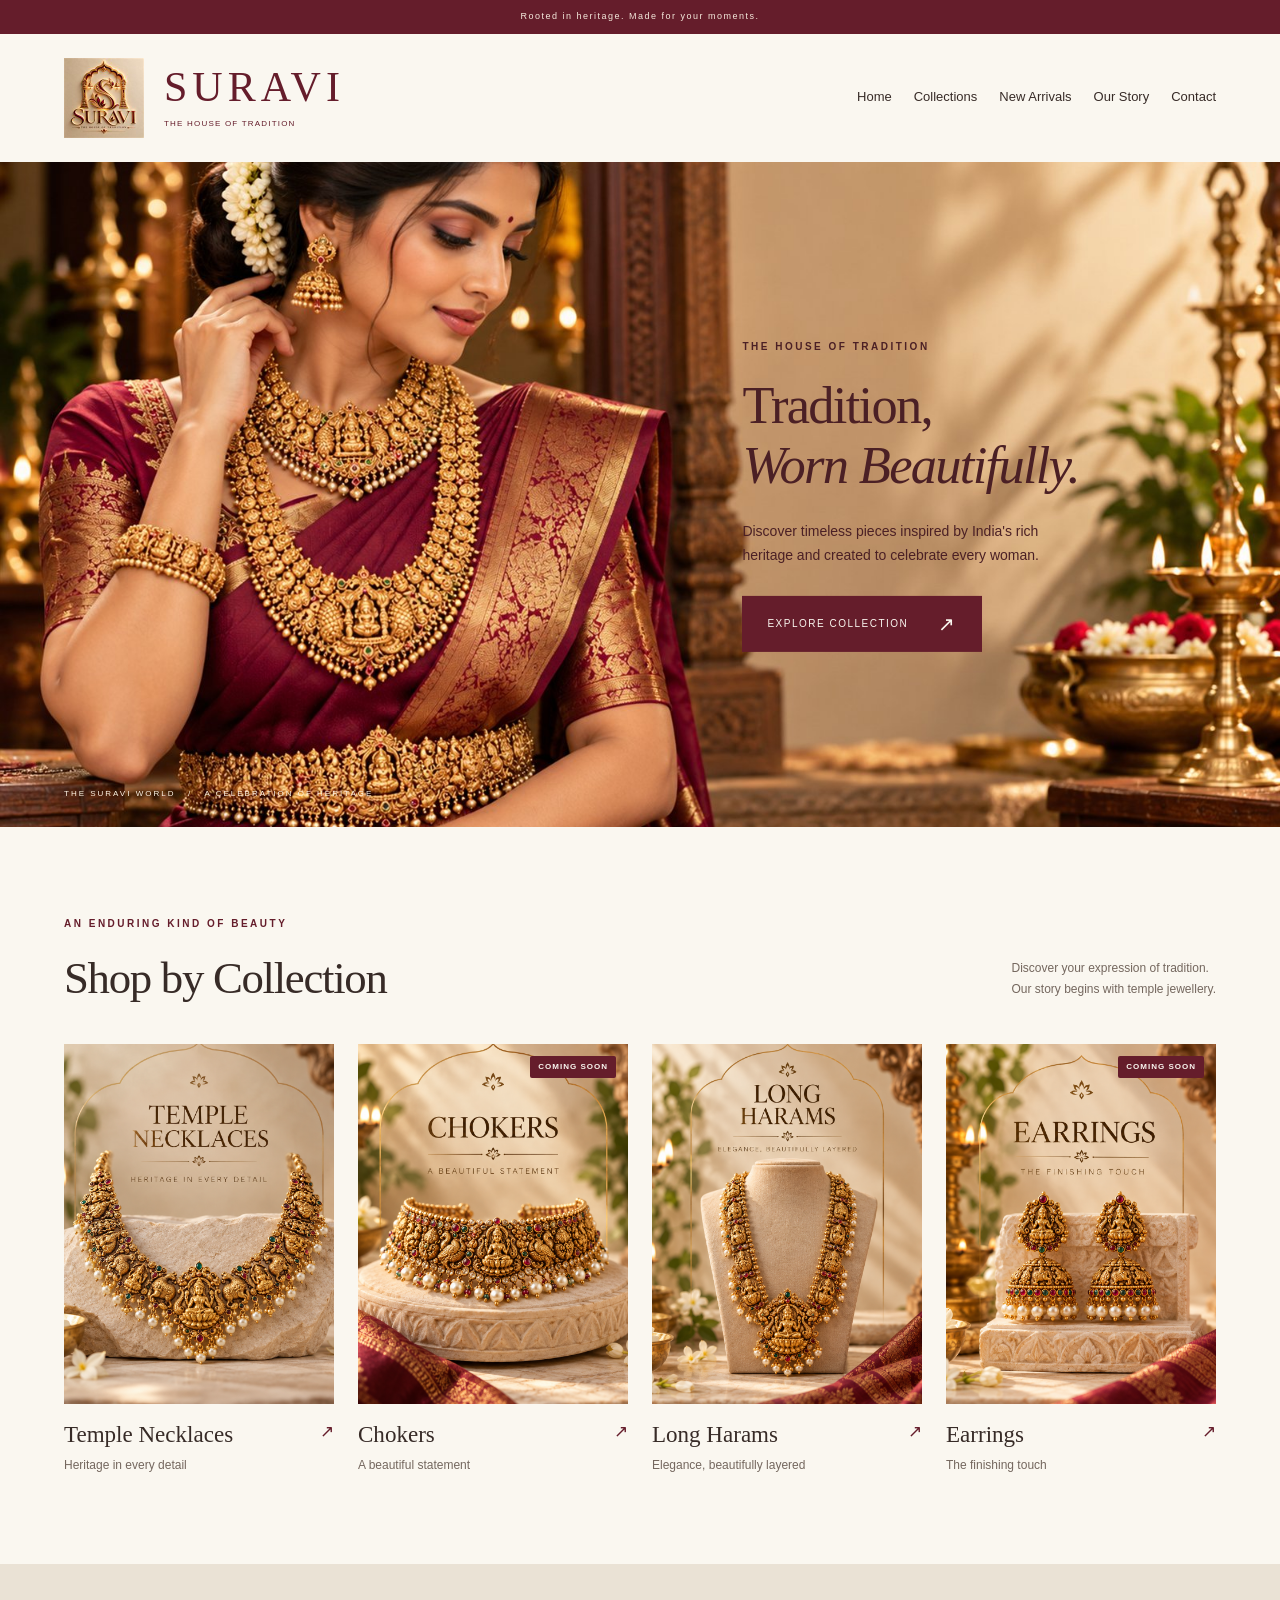
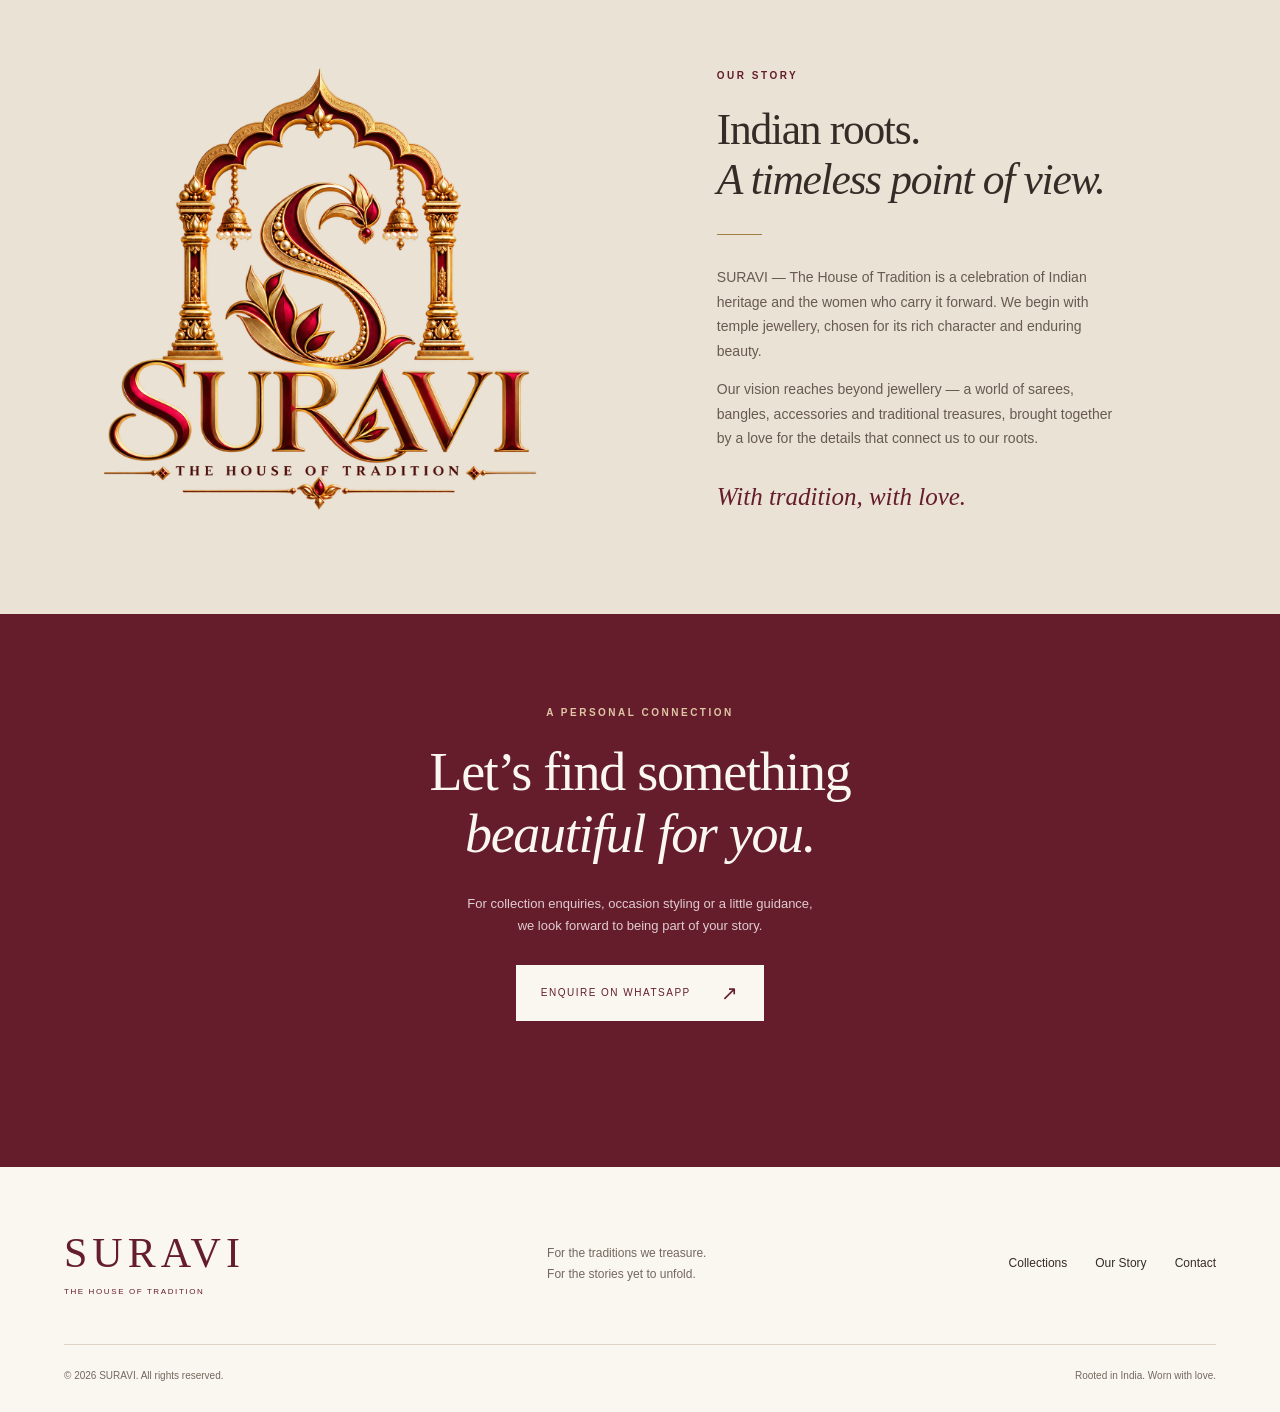
<file: index.html>
<!doctype html>
<html lang="en">
<head>
  <meta charset="utf-8">
  <meta name="viewport" content="width=device-width, initial-scale=1">
  <meta name="theme-color" content="#651d2b">
  <title>SURAVI — The House of Tradition</title>
  <meta name="description" content="Discover SURAVI — The House of Tradition. Premium Indian temple jewellery and a growing world of heritage-inspired adornment.">
  <meta property="og:title" content="SURAVI — The House of Tradition">
  <meta property="og:description" content="Tradition, worn beautifully. A celebration of Indian heritage and timeless adornment.">
  <meta property="og:type" content="website">
  <link rel="icon" href="images/favicon.svg" type="image/svg+xml">
  <link rel="stylesheet" href="styles.css?v=collection-stickers-2">
  <script src="whatsapp.js" defer></script>
  <script src="script.js" defer></script>
</head>
<body>
  <a class="skip-link" href="#main">Skip to content</a>
  <div class="announcement">Rooted in heritage. Made for your moments.</div>
  <header class="site-header" id="home">
    <a class="brand" href="#home" aria-label="SURAVI home">
      <img src="images/suravi-logo.png" srcset="images/suravi-logo-160.jpg 160w" sizes="80px" width="80" height="80" alt="SURAVI logo">
      <span class="wordmark">SURAVI<span>The House of Tradition</span></span>
    </a>
    <button class="menu-toggle" type="button" aria-expanded="false" aria-controls="navigation">Menu <span aria-hidden="true">☰</span></button>
    <nav id="navigation" aria-label="Main navigation">
      <a href="#home">Home</a>
      <a href="#collections">Collections</a>
      <a href="#new-arrivals">New Arrivals</a>
      <a href="#our-story">Our Story</a>
      <a href="#contact">Contact</a>
    </nav>
  </header>
  <main id="main">
    <section class="hero" aria-labelledby="hero-title">
      <img class="hero-image" src="images/hero.jpg" srcset="images/hero-900.jpg 900w, images/hero-1600.jpg 1600w, images/hero.jpg 1672w" sizes="100vw" width="1672" height="941" alt="A woman wearing layered temple jewellery and a burgundy saree, framed by jasmine and traditional lamps" fetchpriority="high">
      <div class="hero-copy">
        <p class="eyebrow">The House of Tradition</p>
        <h1 id="hero-title">Tradition,<br><em>Worn Beautifully.</em></h1>
        <p>Discover timeless pieces inspired by India's rich heritage and created to celebrate every woman.</p>
        <a class="button" href="#collections">Explore collection <span aria-hidden="true">↗</span></a>
      </div>
      <span class="hero-caption">THE SURAVI WORLD &nbsp; / &nbsp; A CELEBRATION OF HERITAGE</span>
    </section>

    <section class="section" id="collections" aria-labelledby="collections-title">
      <div class="section-heading">
        <div><p class="eyebrow">An enduring kind of beauty</p><h2 id="collections-title">Shop by Collection</h2></div>
        <p>Discover your expression of tradition.<br>Our story begins with temple jewellery.</p>
      </div>
      <div class="collection-grid">
        <a class="collection-card" href="temple-necklaces.html">
          <div class="placeholder sand collection-visual"><img src="images/collections/temple-necklaces.png" alt="Temple Necklaces collection" loading="lazy" decoding="async"></div>
          <h3>Temple Necklaces <span aria-hidden="true">↗</span></h3><p>Heritage in every detail</p>
        </a>
        <div class="collection-card">
          <div class="placeholder rose collection-visual"><img src="images/collections/chokers.png" alt="Chokers collection" loading="lazy" decoding="async"><span class="collection-sticker">COMING SOON</span></div>
          <h3>Chokers <span aria-hidden="true">↗</span></h3><p>A beautiful statement</p>
        </div>
        <div class="collection-card">
          <div class="placeholder sage collection-visual"><img src="images/collections/long-harams.png" alt="Long Harams collection" loading="lazy" decoding="async"></div>
          <h3>Long Harams <span aria-hidden="true">↗</span></h3><p>Elegance, beautifully layered</p>
        </div>
        <div class="collection-card">
          <div class="placeholder linen collection-visual"><img src="images/collections/earrings.png" alt="Earrings collection" loading="lazy" decoding="async"><span class="collection-sticker">COMING SOON</span></div>
          <h3>Earrings <span aria-hidden="true">↗</span></h3><p>The finishing touch</p>
        </div>
      </div>
    </section>

    <section class="editorial" id="our-story" aria-labelledby="story-title">
      <div class="editorial-photo editorial-logo">
        <img src="images/suravi-logo-transparent.png" width="1304" height="1206" loading="lazy" alt="SURAVI — The House of Tradition">
      </div>
      <div class="editorial-copy">
        <p class="eyebrow">Our Story</p>
        <h2 id="story-title">Indian roots.<br><em>A timeless point of view.</em></h2>
        <span class="gold-rule" aria-hidden="true"></span>
        <p>SURAVI — The House of Tradition is a celebration of Indian heritage and the women who carry it forward. We begin with temple jewellery, chosen for its rich character and enduring beauty.</p>
        <p>Our vision reaches beyond jewellery — a world of sarees, bangles, accessories and traditional treasures, brought together by a love for the details that connect us to our roots.</p>
        <span class="signature">With tradition, with love.</span>
      </div>
    </section>

    <section class="contact" id="contact" aria-labelledby="contact-title">
      <p class="eyebrow">A personal connection</p>
      <h2 id="contact-title">Let’s find something<br><em>beautiful for you.</em></h2>
      <p>For collection enquiries, occasion styling or a little guidance,<br class="desktop-break"> we look forward to being part of your story.</p>
      <a class="button button-light" id="whatsapp-link" href="#contact">Enquire on WhatsApp <span aria-hidden="true">↗</span></a>
      <p class="contact-note" id="contact-note" aria-hidden="true"><br></p>
    </section>
  </main>
  <footer class="site-footer">
    <div class="footer-top">
      <a class="footer-brand" href="#home">SURAVI<span>The House of Tradition</span></a>
      <p>For the traditions we treasure.<br>For the stories yet to unfold.</p>
      <nav aria-label="Footer navigation"><a href="#collections">Collections</a><a href="#our-story">Our Story</a><a href="#contact">Contact</a></nav>
    </div>
    <div class="footer-bottom"><span>© <span id="year">2026</span> SURAVI. All rights reserved.</span><span>Rooted in India. Worn with love.</span></div>
  </footer>
</body>
</html>
</file>
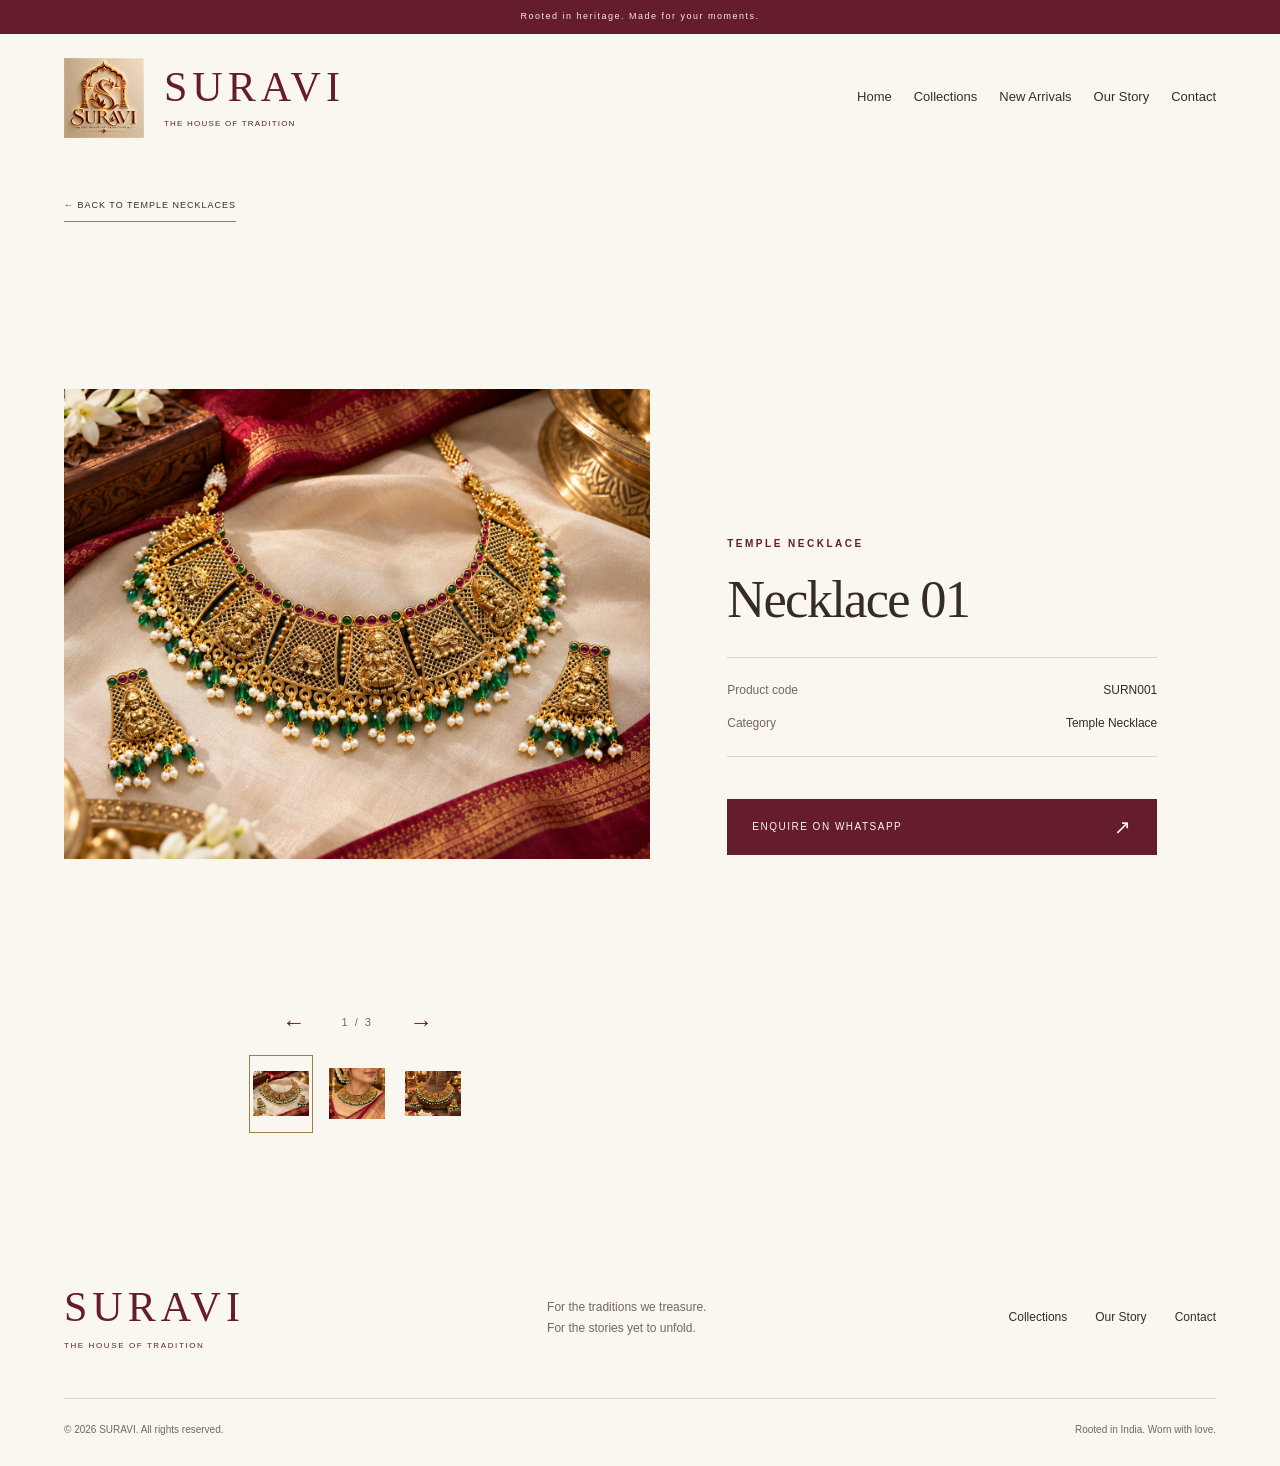
<file: necklace-01.html>
<!doctype html>
<html lang="en">
<head>
  <meta charset="utf-8">
  <meta name="viewport" content="width=device-width, initial-scale=1">
  <meta name="theme-color" content="#651d2b">
  <meta name="description" content="View Necklace 01 (SURN001) from the SURAVI Temple Necklace collection.">
  <title>Necklace 01 | SURAVI</title>
  <link rel="icon" href="images/favicon.svg" type="image/svg+xml">
  <link rel="stylesheet" href="styles.css">
  <link rel="stylesheet" href="product.css">
  <script src="product.js" defer></script>
  <script src="whatsapp.js" defer></script>
</head>
<body>
  <a class="skip-link" href="#main">Skip to product</a>
  <div class="announcement">Rooted in heritage. Made for your moments.</div>
  <header class="site-header" id="home">
    <a class="brand" href="index.html#home" aria-label="SURAVI home">
      <img src="images/suravi-logo.png" srcset="images/suravi-logo-160.jpg 160w" sizes="80px" width="80" height="80" alt="SURAVI logo">
      <span class="wordmark">SURAVI<span>The House of Tradition</span></span>
    </a>
    <button class="menu-toggle" type="button" aria-expanded="false" aria-controls="navigation">Menu <span aria-hidden="true">☰</span></button>
    <nav id="navigation" aria-label="Main navigation">
      <a href="index.html#home">Home</a>
      <a href="index.html#collections">Collections</a>
      <a href="index.html#new-arrivals">New Arrivals</a>
      <a href="index.html#our-story">Our Story</a>
      <a href="index.html#contact">Contact</a>
    </nav>
  </header>
  <main class="section product-page" id="main">
    <a class="text-link product-back" href="temple-necklaces.html">&larr; Back to Temple Necklaces</a>
    <div class="product-layout">
      <section class="product-gallery" aria-label="Necklace 01 photographs" tabindex="0">
        <div class="product-image"><img id="product-image" src="images/necklaces/necklace-01/model1.png" alt="Necklace 01, view 1 of 3" fetchpriority="high" decoding="async"></div>
        <div class="product-controls" hidden>
          <button type="button" data-step="-1" aria-label="Previous image of Necklace 01">&larr;</button>
          <span id="product-position" aria-live="polite" aria-atomic="true">1 / 3</span>
          <button type="button" data-step="1" aria-label="Next image of Necklace 01">&rarr;</button>
        </div>
        <div class="product-thumbnails" hidden>
          <button type="button" data-view="0" aria-label="Show view 1 of Necklace 01" aria-pressed="true"><img src="images/necklaces/necklace-01/model1.png" alt="" decoding="async"></button>
          <button type="button" data-view="1" aria-label="Show view 2 of Necklace 01" aria-pressed="false"><img src="images/necklaces/necklace-01/model2.png" alt="" decoding="async"></button>
          <button type="button" data-view="2" aria-label="Show view 3 of Necklace 01" aria-pressed="false"><img src="images/necklaces/necklace-01/model3.png" alt="" decoding="async"></button>
        </div>
        <noscript><p>View photographs: <a href="images/necklaces/necklace-01/model1.png">1</a> / <a href="images/necklaces/necklace-01/model2.png">2</a> / <a href="images/necklaces/necklace-01/model3.png">3</a></p></noscript>
      </section>
      <div class="product-details">
        <p class="eyebrow">Temple Necklace</p>
        <h1>Necklace 01</h1>
        <dl class="product-facts"><div><dt>Product code</dt><dd>SURN001</dd></div><div><dt>Category</dt><dd>Temple Necklace</dd></div></dl>
        <a class="button product-enquiry" id="product-whatsapp" data-product-code="SURN001" data-product-name="Necklace 01" role="link" aria-disabled="true" aria-describedby="product-contact-note">ENQUIRE ON WHATSAPP <span aria-hidden="true">&nearr;</span></a>
        <p id="product-contact-note">WhatsApp enquiries coming soon.</p>
      </div>
    </div>
  </main>
  <footer class="site-footer">
    <div class="footer-top">
      <a class="footer-brand" href="index.html#home">SURAVI<span>The House of Tradition</span></a>
      <p>For the traditions we treasure.<br>For the stories yet to unfold.</p>
      <nav aria-label="Footer navigation"><a href="index.html#collections">Collections</a><a href="index.html#our-story">Our Story</a><a href="index.html#contact">Contact</a></nav>
    </div>
    <div class="footer-bottom"><span>© <span id="year">2026</span> SURAVI. All rights reserved.</span><span>Rooted in India. Worn with love.</span></div>
  </footer>
</body>
</html>
</file>
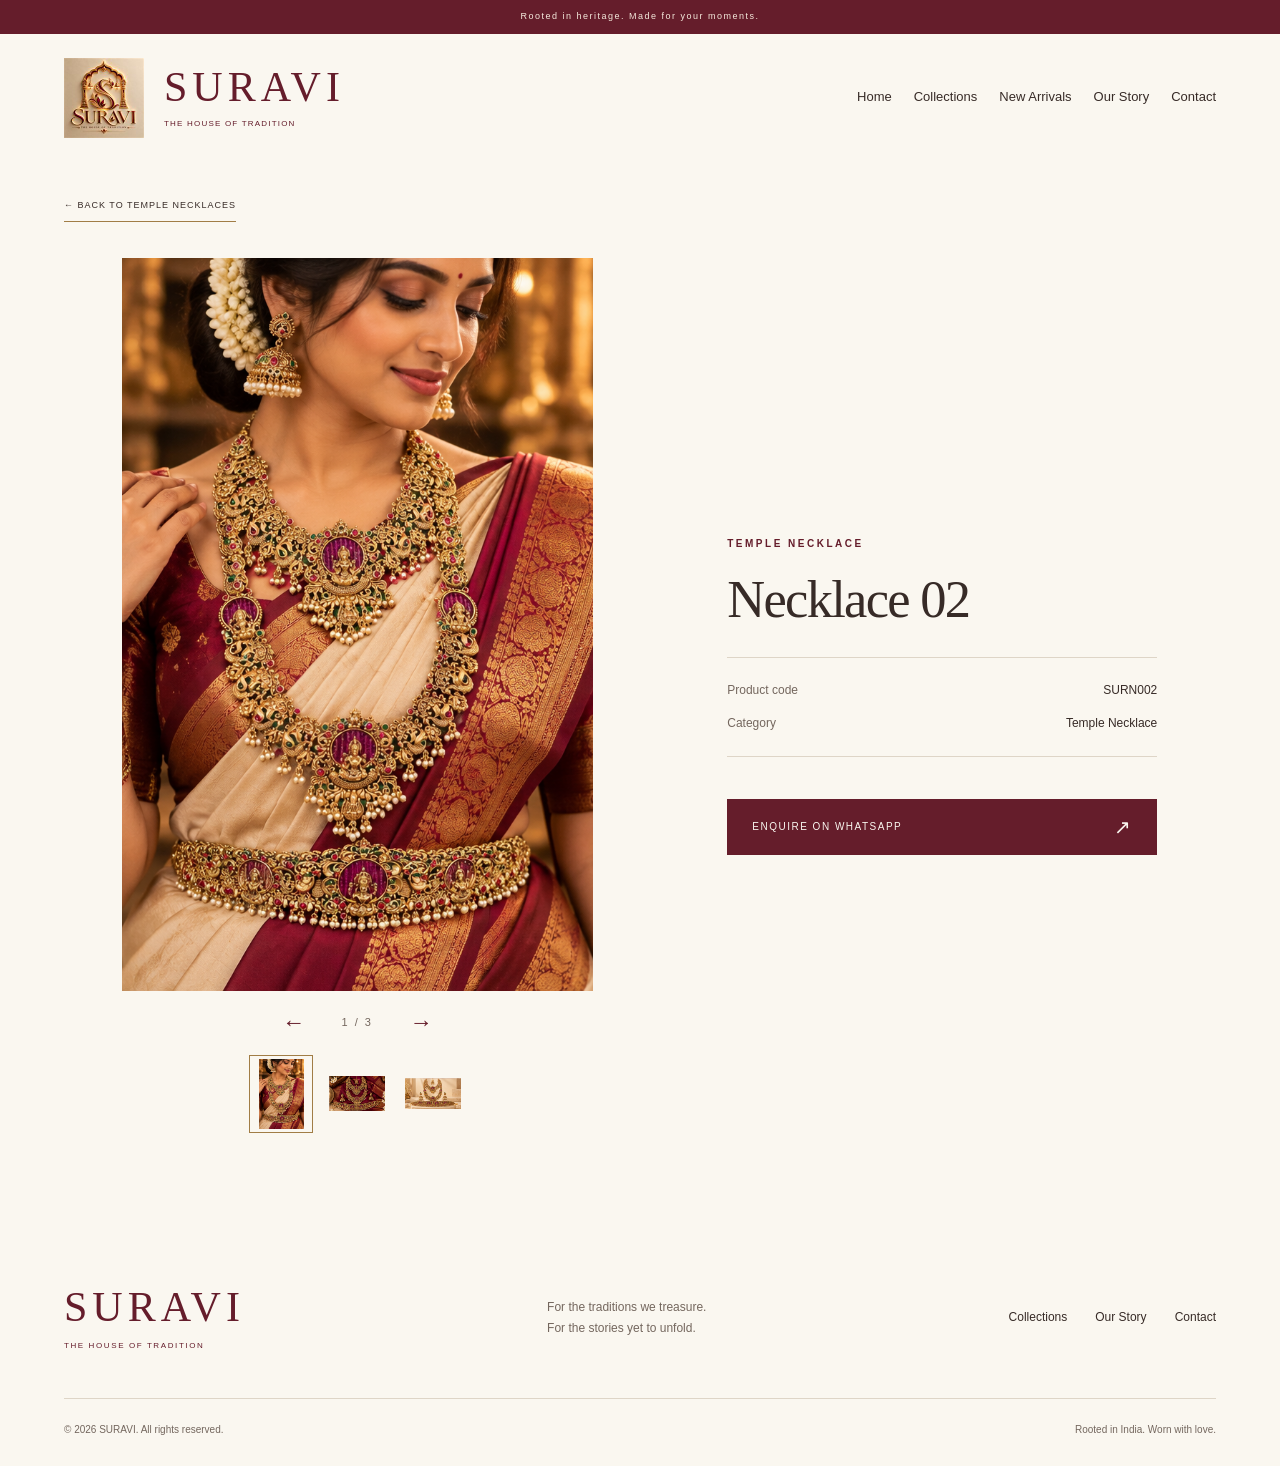
<file: necklace-02.html>
<!doctype html>
<html lang="en">
<head>
  <meta charset="utf-8">
  <meta name="viewport" content="width=device-width, initial-scale=1">
  <meta name="theme-color" content="#651d2b">
  <meta name="description" content="View Necklace 02 (SURN002) from the SURAVI Temple Necklace collection.">
  <title>Necklace 02 | SURAVI</title>
  <link rel="icon" href="images/favicon.svg" type="image/svg+xml">
  <link rel="stylesheet" href="styles.css">
  <link rel="stylesheet" href="product.css">
  <script src="product-gallery.js" defer></script>
  <script src="whatsapp.js" defer></script>
</head>
<body>
  <a class="skip-link" href="#main">Skip to product</a>
  <div class="announcement">Rooted in heritage. Made for your moments.</div>
  <header class="site-header" id="home">
    <a class="brand" href="index.html#home" aria-label="SURAVI home">
      <img src="images/suravi-logo.png" srcset="images/suravi-logo-160.jpg 160w" sizes="80px" width="80" height="80" alt="SURAVI logo">
      <span class="wordmark">SURAVI<span>The House of Tradition</span></span>
    </a>
    <button class="menu-toggle" type="button" aria-expanded="false" aria-controls="navigation">Menu <span aria-hidden="true">☰</span></button>
    <nav id="navigation" aria-label="Main navigation">
      <a href="index.html#home">Home</a>
      <a href="index.html#collections">Collections</a>
      <a href="index.html#new-arrivals">New Arrivals</a>
      <a href="index.html#our-story">Our Story</a>
      <a href="index.html#contact">Contact</a>
    </nav>
  </header>
  <main class="section product-page" id="main">
    <a class="text-link product-back" href="temple-necklaces.html">&larr; Back to Temple Necklaces</a>
    <div class="product-layout">
      <section class="product-gallery" aria-label="Necklace 02 photographs" tabindex="0">
        <div class="product-image"><img id="product-image" src="images/necklaces/necklace-02/model1.png" alt="Necklace 02, view 1 of 3" fetchpriority="high" decoding="async"></div>
        <div class="product-controls" hidden>
          <button type="button" data-step="-1" aria-label="Previous image of Necklace 02">&larr;</button>
          <span id="product-position" aria-live="polite" aria-atomic="true">1 / 3</span>
          <button type="button" data-step="1" aria-label="Next image of Necklace 02">&rarr;</button>
        </div>
        <div class="product-thumbnails" hidden>
          <button type="button" data-view="0" aria-label="Show view 1 of Necklace 02" aria-pressed="true"><img src="images/necklaces/necklace-02/model1.png" alt="" decoding="async"></button>
          <button type="button" data-view="1" aria-label="Show view 2 of Necklace 02" aria-pressed="false"><img src="images/necklaces/necklace-02/model2.png" alt="" decoding="async"></button>
          <button type="button" data-view="2" aria-label="Show view 3 of Necklace 02" aria-pressed="false"><img src="images/necklaces/necklace-02/model3.png" alt="" decoding="async"></button>
        </div>
        <noscript><p>View photographs: <a href="images/necklaces/necklace-02/model1.png">1</a> / <a href="images/necklaces/necklace-02/model2.png">2</a> / <a href="images/necklaces/necklace-02/model3.png">3</a></p></noscript>
      </section>
      <div class="product-details">
        <p class="eyebrow">Temple Necklace</p>
        <h1>Necklace 02</h1>
        <dl class="product-facts"><div><dt>Product code</dt><dd>SURN002</dd></div><div><dt>Category</dt><dd>Temple Necklace</dd></div></dl>
        <a class="button product-enquiry" id="product-whatsapp" data-product-code="SURN002" data-product-name="Necklace 02" role="link" aria-disabled="true" aria-describedby="product-contact-note">ENQUIRE ON WHATSAPP <span aria-hidden="true">&nearr;</span></a>
        <p id="product-contact-note">WhatsApp enquiries coming soon.</p>
      </div>
    </div>
  </main>
  <footer class="site-footer">
    <div class="footer-top">
      <a class="footer-brand" href="index.html#home">SURAVI<span>The House of Tradition</span></a>
      <p>For the traditions we treasure.<br>For the stories yet to unfold.</p>
      <nav aria-label="Footer navigation"><a href="index.html#collections">Collections</a><a href="index.html#our-story">Our Story</a><a href="index.html#contact">Contact</a></nav>
    </div>
    <div class="footer-bottom"><span>© <span id="year">2026</span> SURAVI. All rights reserved.</span><span>Rooted in India. Worn with love.</span></div>
  </footer>
</body>
</html>
</file>
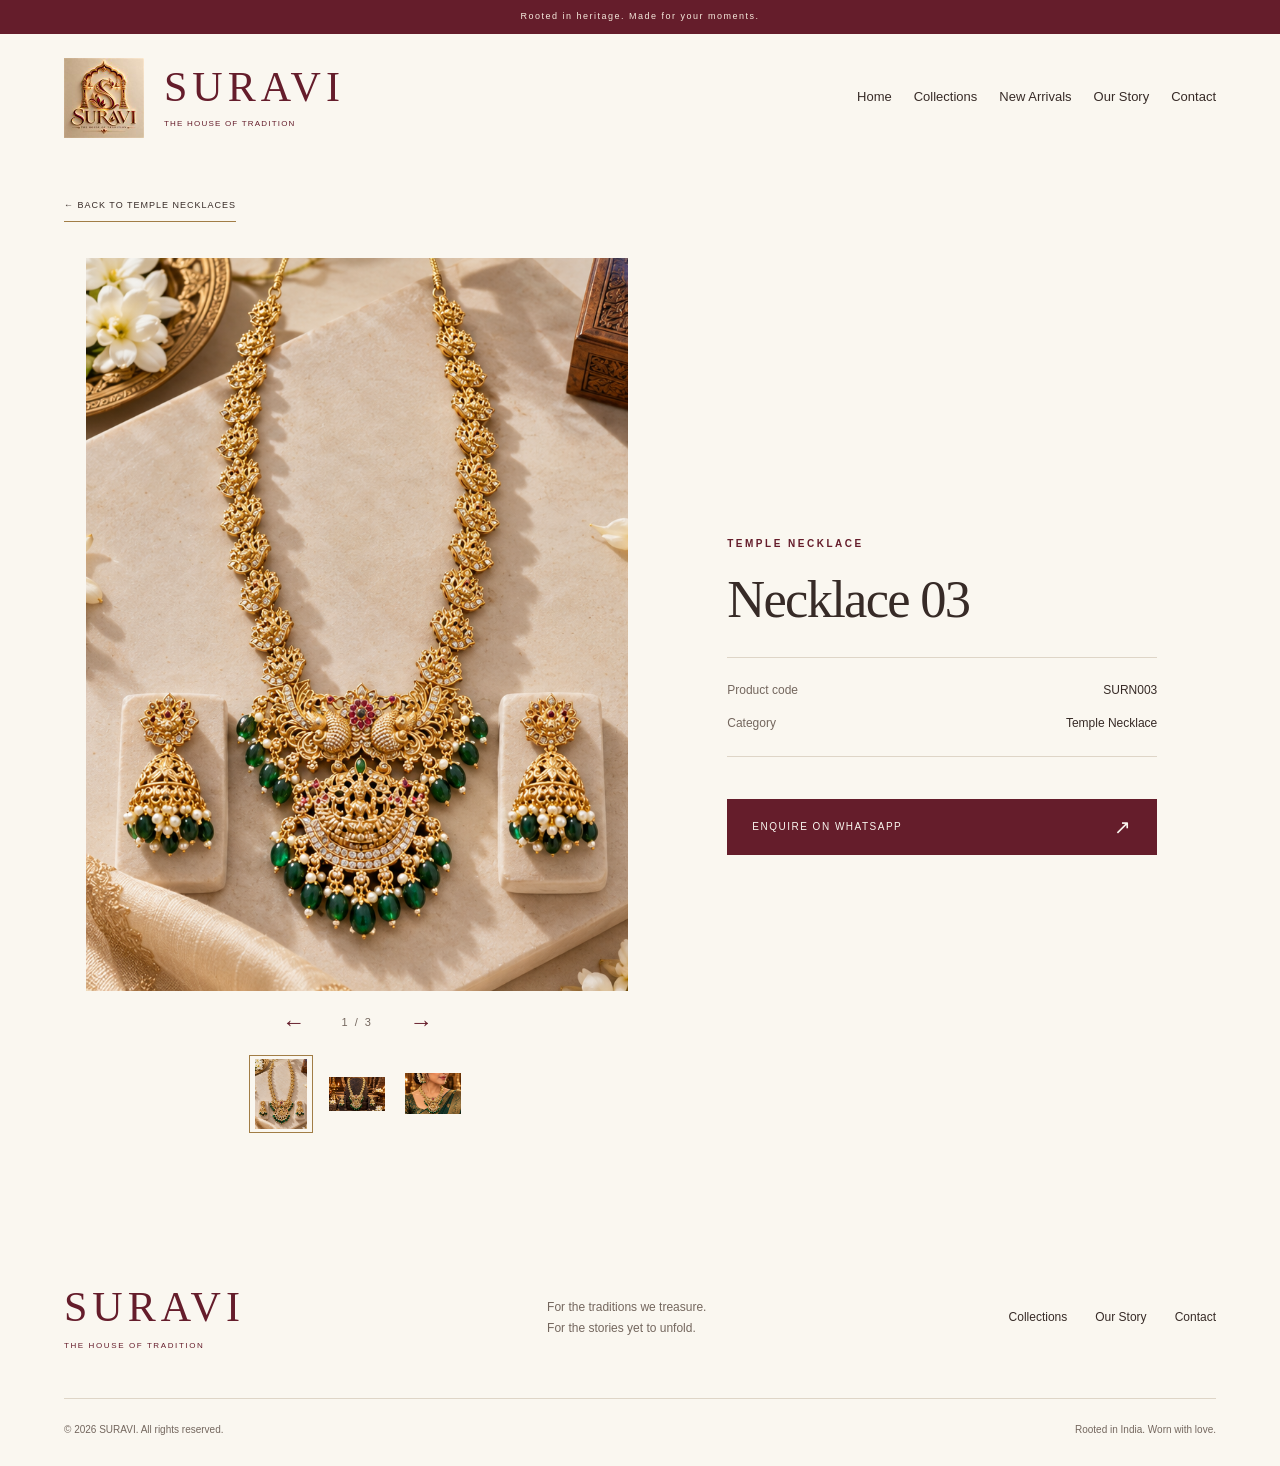
<file: necklace-03.html>
<!doctype html>
<html lang="en">
<head>
  <meta charset="utf-8">
  <meta name="viewport" content="width=device-width, initial-scale=1">
  <meta name="theme-color" content="#651d2b">
  <meta name="description" content="View Necklace 03 (SURN003) from the SURAVI Temple Necklace collection.">
  <title>Necklace 03 | SURAVI</title>
  <link rel="icon" href="images/favicon.svg" type="image/svg+xml">
  <link rel="stylesheet" href="styles.css">
  <link rel="stylesheet" href="product.css">
  <script src="product-gallery.js" defer></script>
  <script src="whatsapp.js" defer></script>
</head>
<body>
  <a class="skip-link" href="#main">Skip to product</a>
  <div class="announcement">Rooted in heritage. Made for your moments.</div>
  <header class="site-header" id="home">
    <a class="brand" href="index.html#home" aria-label="SURAVI home">
      <img src="images/suravi-logo.png" srcset="images/suravi-logo-160.jpg 160w" sizes="80px" width="80" height="80" alt="SURAVI logo">
      <span class="wordmark">SURAVI<span>The House of Tradition</span></span>
    </a>
    <button class="menu-toggle" type="button" aria-expanded="false" aria-controls="navigation">Menu <span aria-hidden="true">☰</span></button>
    <nav id="navigation" aria-label="Main navigation">
      <a href="index.html#home">Home</a>
      <a href="index.html#collections">Collections</a>
      <a href="index.html#new-arrivals">New Arrivals</a>
      <a href="index.html#our-story">Our Story</a>
      <a href="index.html#contact">Contact</a>
    </nav>
  </header>
  <main class="section product-page" id="main">
    <a class="text-link product-back" href="temple-necklaces.html">&larr; Back to Temple Necklaces</a>
    <div class="product-layout">
      <section class="product-gallery" aria-label="Necklace 03 photographs" tabindex="0">
        <div class="product-image"><img id="product-image" src="images/necklaces/necklace-03/model1.png" alt="Necklace 03, view 1 of 3" fetchpriority="high" decoding="async"></div>
        <div class="product-controls" hidden>
          <button type="button" data-step="-1" aria-label="Previous image of Necklace 03">&larr;</button>
          <span id="product-position" aria-live="polite" aria-atomic="true">1 / 3</span>
          <button type="button" data-step="1" aria-label="Next image of Necklace 03">&rarr;</button>
        </div>
        <div class="product-thumbnails" hidden>
          <button type="button" data-view="0" aria-label="Show view 1 of Necklace 03" aria-pressed="true"><img src="images/necklaces/necklace-03/model1.png" alt="" decoding="async"></button>
          <button type="button" data-view="1" aria-label="Show view 2 of Necklace 03" aria-pressed="false"><img src="images/necklaces/necklace-03/model2.png" alt="" decoding="async"></button>
          <button type="button" data-view="2" aria-label="Show view 3 of Necklace 03" aria-pressed="false"><img src="images/necklaces/necklace-03/model3.png" alt="" decoding="async"></button>
        </div>
        <noscript><p>View photographs: <a href="images/necklaces/necklace-03/model1.png">1</a> / <a href="images/necklaces/necklace-03/model2.png">2</a> / <a href="images/necklaces/necklace-03/model3.png">3</a></p></noscript>
      </section>
      <div class="product-details">
        <p class="eyebrow">Temple Necklace</p>
        <h1>Necklace 03</h1>
        <dl class="product-facts"><div><dt>Product code</dt><dd>SURN003</dd></div><div><dt>Category</dt><dd>Temple Necklace</dd></div></dl>
        <a class="button product-enquiry" id="product-whatsapp" data-product-code="SURN003" data-product-name="Necklace 03" role="link" aria-disabled="true" aria-describedby="product-contact-note">ENQUIRE ON WHATSAPP <span aria-hidden="true">&nearr;</span></a>
        <p id="product-contact-note">WhatsApp enquiries coming soon.</p>
      </div>
    </div>
  </main>
  <footer class="site-footer">
    <div class="footer-top">
      <a class="footer-brand" href="index.html#home">SURAVI<span>The House of Tradition</span></a>
      <p>For the traditions we treasure.<br>For the stories yet to unfold.</p>
      <nav aria-label="Footer navigation"><a href="index.html#collections">Collections</a><a href="index.html#our-story">Our Story</a><a href="index.html#contact">Contact</a></nav>
    </div>
    <div class="footer-bottom"><span>© <span id="year">2026</span> SURAVI. All rights reserved.</span><span>Rooted in India. Worn with love.</span></div>
  </footer>
</body>
</html>
</file>
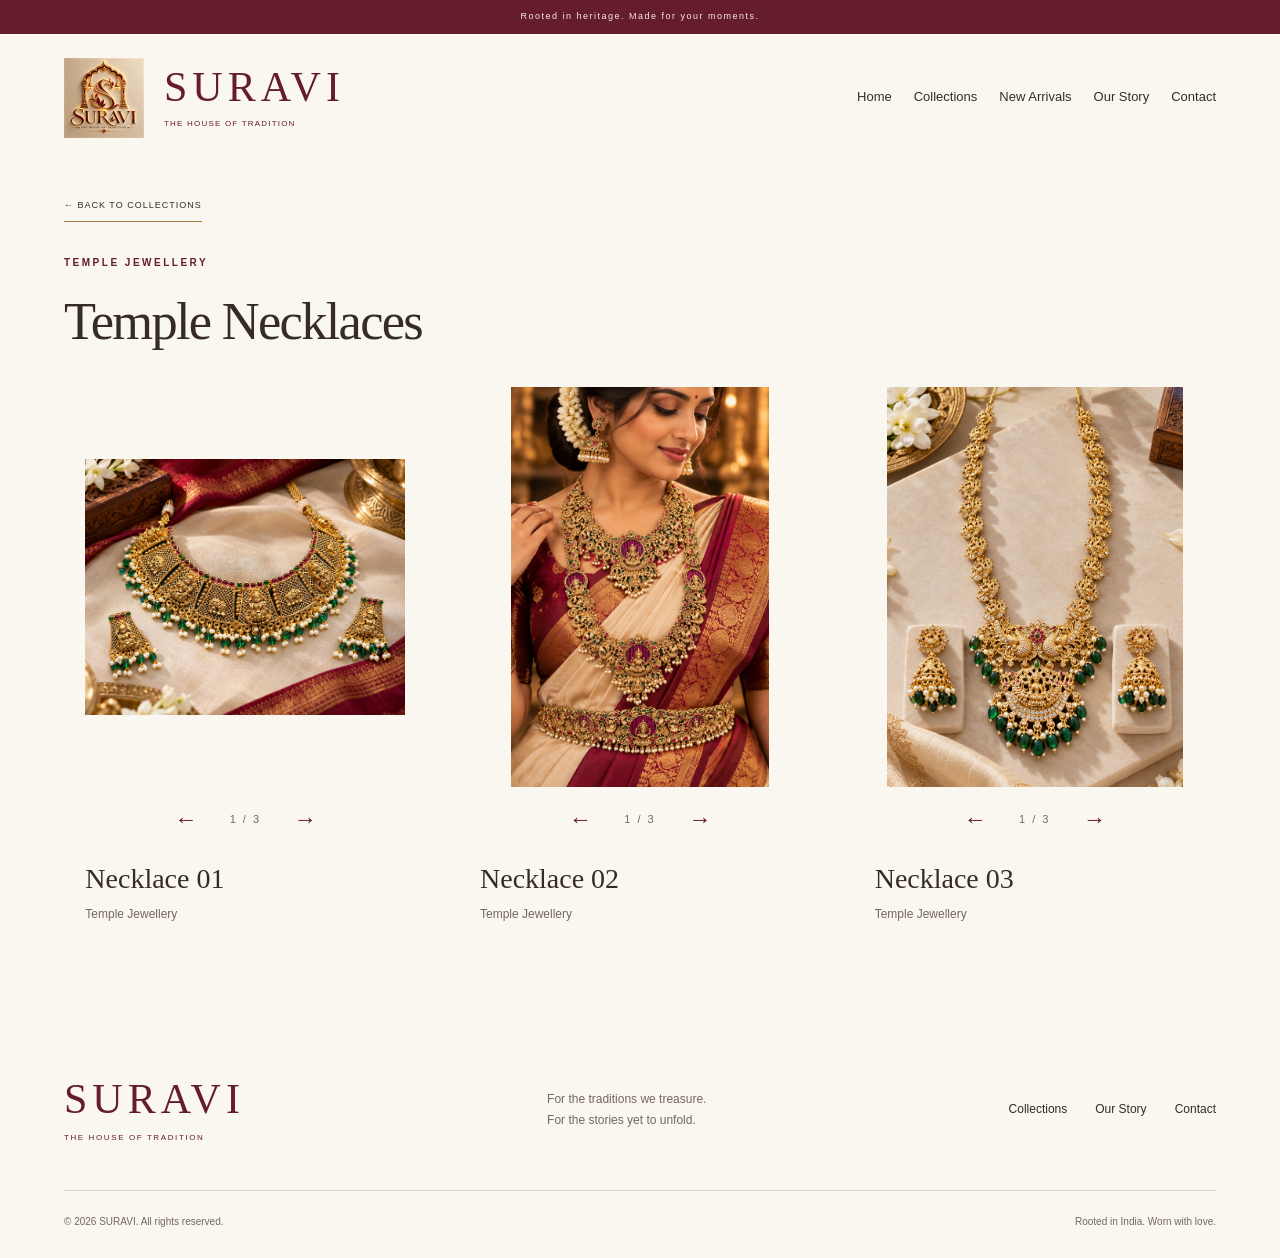
<file: temple-necklaces.html>
<!doctype html>
<html lang="en">
<head>
  <meta charset="utf-8">
  <meta name="viewport" content="width=device-width, initial-scale=1">
  <meta name="theme-color" content="#651d2b">
  <meta name="description" content="Explore three necklaces in the SURAVI Temple Necklaces collection, with three views of every piece.">
  <title>Temple Necklaces | SURAVI</title>
  <link rel="icon" href="images/favicon.svg" type="image/svg+xml">
  <link rel="stylesheet" href="styles.css">
  <link rel="stylesheet" href="necklaces.css">
  <script src="necklaces.js" defer></script>
</head>
<body>
  <a class="skip-link" href="#main">Skip to collection</a>
  <div class="announcement">Rooted in heritage. Made for your moments.</div>
  <header class="site-header" id="home">
    <a class="brand" href="index.html#home" aria-label="SURAVI home">
      <img src="images/suravi-logo.png" srcset="images/suravi-logo-160.jpg 160w" sizes="80px" width="80" height="80" alt="SURAVI logo">
      <span class="wordmark">SURAVI<span>The House of Tradition</span></span>
    </a>
    <button class="menu-toggle" type="button" aria-expanded="false" aria-controls="navigation">Menu <span aria-hidden="true">☰</span></button>
    <nav id="navigation" aria-label="Main navigation">
      <a href="index.html#home">Home</a>
      <a href="index.html#collections">Collections</a>
      <a href="index.html#new-arrivals">New Arrivals</a>
      <a href="index.html#our-story">Our Story</a>
      <a href="index.html#contact">Contact</a>
    </nav>
  </header>
  <main class="section necklace-page" id="main">
    <a class="text-link back-link" href="index.html#collections">&larr; Back to collections</a>
    <div class="necklace-heading"><p class="eyebrow">Temple Jewellery</p><h1>Temple Necklaces</h1></div>
    <div class="necklace-grid">
      <article class="necklace" data-necklace="01" aria-labelledby="necklace-01-title">
        <div class="necklace-image"><a href="necklace-01.html" aria-label="View Necklace 01 details" style="display: block; height: 100%"><img src="images/necklaces/necklace-01/model1.png" alt="Necklace 01, view 1 of 3" loading="lazy" decoding="async"></a></div>
        <div class="necklace-controls" hidden>
          <button type="button" data-step="-1" aria-label="Previous image of Necklace 01">&larr;</button>
          <span class="necklace-position" aria-live="polite" aria-atomic="true">1 / 3</span>
          <button type="button" data-step="1" aria-label="Next image of Necklace 01">&rarr;</button>
        </div>
        <h2 id="necklace-01-title"><a href="necklace-01.html">Necklace 01</a></h2>
        <p>Temple Jewellery</p>
        <noscript><p>View photographs: <a href="images/necklaces/necklace-01/model1.png">1</a> / <a href="images/necklaces/necklace-01/model2.png">2</a> / <a href="images/necklaces/necklace-01/model3.png">3</a></p></noscript>
      </article>
      <article class="necklace" data-necklace="02" aria-labelledby="necklace-02-title">
        <div class="necklace-image"><a href="necklace-02.html" aria-label="View Necklace 02 details" style="display: block; height: 100%"><img src="images/necklaces/necklace-02/model1.png" alt="Necklace 02, view 1 of 3" loading="lazy" decoding="async"></a></div>
        <div class="necklace-controls" hidden>
          <button type="button" data-step="-1" aria-label="Previous image of Necklace 02">&larr;</button>
          <span class="necklace-position" aria-live="polite" aria-atomic="true">1 / 3</span>
          <button type="button" data-step="1" aria-label="Next image of Necklace 02">&rarr;</button>
        </div>
        <h2 id="necklace-02-title"><a href="necklace-02.html">Necklace 02</a></h2>
        <p>Temple Jewellery</p>
        <noscript><p>View photographs: <a href="images/necklaces/necklace-02/model1.png">1</a> / <a href="images/necklaces/necklace-02/model2.png">2</a> / <a href="images/necklaces/necklace-02/model3.png">3</a></p></noscript>
      </article>
      <article class="necklace" data-necklace="03" aria-labelledby="necklace-03-title">
        <div class="necklace-image"><a href="necklace-03.html" aria-label="View Necklace 03 details" style="display: block; height: 100%"><img src="images/necklaces/necklace-03/model1.png" alt="Necklace 03, view 1 of 3" loading="lazy" decoding="async"></a></div>
        <div class="necklace-controls" hidden>
          <button type="button" data-step="-1" aria-label="Previous image of Necklace 03">&larr;</button>
          <span class="necklace-position" aria-live="polite" aria-atomic="true">1 / 3</span>
          <button type="button" data-step="1" aria-label="Next image of Necklace 03">&rarr;</button>
        </div>
        <h2 id="necklace-03-title"><a href="necklace-03.html">Necklace 03</a></h2>
        <p>Temple Jewellery</p>
        <noscript><p>View photographs: <a href="images/necklaces/necklace-03/model1.png">1</a> / <a href="images/necklaces/necklace-03/model2.png">2</a> / <a href="images/necklaces/necklace-03/model3.png">3</a></p></noscript>
      </article>
    </div>
  </main>
  <footer class="site-footer">
    <div class="footer-top">
      <a class="footer-brand" href="index.html#home">SURAVI<span>The House of Tradition</span></a>
      <p>For the traditions we treasure.<br>For the stories yet to unfold.</p>
      <nav aria-label="Footer navigation"><a href="index.html#collections">Collections</a><a href="index.html#our-story">Our Story</a><a href="index.html#contact">Contact</a></nav>
    </div>
    <div class="footer-bottom"><span>© <span id="year">2026</span> SURAVI. All rights reserved.</span><span>Rooted in India. Worn with love.</span></div>
  </footer>
</body>
</html>
</file>
<file: styles.css>
/* SURAVI: shared palette and mobile-first layout. */
:root {
  --ivory: #faf7f0;
  --maroon: #651d2b;
  --ink: #372b27;
  --muted: #74675e;
  --gold: #a17d46;
  --serif: Georgia, 'Times New Roman', serif;
}
* { box-sizing: border-box; }
html { scroll-behavior: smooth; scroll-padding-top: 24px; }
body { max-width: 1920px; margin: 0 auto; background: var(--ivory); color: var(--ink); font: 15px/1.75 Arial, Helvetica, sans-serif; }
a { color: inherit; text-decoration: none; }
button { font: inherit; }
img { display: block; max-width: 100%; }
h1, h2, h3, p { margin-top: 0; }
h1, h2, h3 { font-family: var(--serif); font-weight: 400; line-height: 1.15; }
h2 { font-size: 36px; letter-spacing: -1.3px; margin-bottom: 0; }
a:focus-visible, button:focus-visible { outline: 2px solid var(--gold); outline-offset: 6px; }
.skip-link { position: fixed; top: -100px; left: 15px; padding: 12px 18px; background: var(--ivory); z-index: 10; }
.skip-link:focus { top: 12px; }
.announcement { background: var(--maroon); color: #f5eadd; text-align: center; font-size: 9px; letter-spacing: 1.5px; padding: 9px 15px; }
.site-header { display: flex; align-items: center; justify-content: space-between; flex-wrap: wrap; gap: 14px; padding: 16px 6%; }
.brand { display: flex; align-items: center; gap: 13px; flex-shrink: 0; }
.brand img { width: 60px; height: 60px; object-fit: contain; }
.wordmark { font: 30px/1 var(--serif); letter-spacing: 4px; color: var(--maroon); }
.wordmark > span { display: block; font: 7px/1.5 Arial, sans-serif; letter-spacing: 1.2px; text-transform: uppercase; margin-top: 10px; }
.menu-toggle { display: flex; align-items: center; gap: 10px; border: 0; background: transparent; color: var(--maroon); padding: 12px 0 12px 10px; font-size: 11px; cursor: pointer; }
.menu-toggle span { font-size: 20px; }
.site-header nav { display: flex; width: 100%; justify-content: center; flex-wrap: wrap; gap: 6px 22px; font-size: 12px; }
.site-header nav a { padding: 8px 0; border-bottom: 1px solid transparent; }
.site-header nav a:hover { border-color: var(--maroon); }
.js .site-header nav { display: none; }
.js .site-header nav.is-open { display: flex; }

/* On phones, give the photograph and copy their own space. */
.hero { position: relative; background: #efe3cf; }
.hero-image { width: 100%; height: clamp(360px, 110vw, 560px); object-fit: cover; object-position: 26% center; }
.hero-copy { padding: 38px 7% 45px; color: #4b2025; }
.eyebrow { font-size: 10px; font-weight: 600; letter-spacing: 2.5px; text-transform: uppercase; margin-bottom: 20px; }
.hero h1 { font-size: clamp(38px, 10.7vw, 52px); letter-spacing: -1.7px; margin-bottom: 23px; }
.hero-copy > p:not(.eyebrow) { max-width: 360px; font-size: 14px; }
.button { display: inline-flex; align-items: center; justify-content: space-between; max-width: 100%; gap: 30px; background: var(--maroon); color: var(--ivory); padding: 18px 25px; margin-top: 14px; font-size: 10px; letter-spacing: 1.5px; text-transform: uppercase; transition: background .2s, transform .2s; }
.button span { font-size: 20px; line-height: 1; }
.button:hover { background: #49131f; transform: translateY(-2px); }
.hero-caption { display: none; }

.section { padding: 60px 6%; }
.section-heading { margin-bottom: 30px; }
.section-heading .eyebrow, .story .eyebrow, .editorial .eyebrow { color: var(--maroon); }
.section-heading > p { margin: 20px 0 0; font-size: 12px; color: var(--muted); }
.collection-grid { display: grid; grid-template-columns: repeat(2, minmax(0, 1fr)); gap: 30px 16px; }
.placeholder { aspect-ratio: 3/4; position: relative; display: flex; justify-content: center; align-items: center; transition: transform .3s; }
.placeholder::before { content: ''; position: absolute; inset: 14px; border: 1px solid #b8a18280; border-radius: 160px 160px 0 0; }
.sand { background: #e9dfce; }
.rose { background: #e5dbd7; }
.sage { background: #dedfd4; }
.linen { background: #e9e1d5; }
.edition { position: absolute; top: 21px; left: 24px; font: italic 11px var(--serif); color: #786549; }
.monogram { font: italic 80px var(--serif); color: #a28b6e; transform: translateY(-15px); }
.placeholder-caption { position: absolute; bottom: 28px; text-align: center; font-size: 7px; letter-spacing: 1px; color: #645245; text-transform: uppercase; }
.placeholder-caption small { display: block; margin-top: 7px; font-size: 8px; letter-spacing: 0; text-transform: none; }
.collection-card h3 { display: flex; justify-content: space-between; gap: 6px; font-size: 19px; margin: 17px 0 7px; }
.collection-card h3 span { font: 17px Arial, sans-serif; color: var(--maroon); }
.collection-card > p { color: var(--muted); font-size: 10px; margin: 0; }
.collection-card:hover .placeholder { transform: translateY(-4px); }

.arrivals { padding-top: 0; }
.small-label { display: block; font-size: 9px; letter-spacing: 1.5px; color: var(--muted); margin-top: 20px; text-transform: uppercase; }
.arrival-panel { background: #eee8dd; padding: 24px; }
.arrival-mark { height: 190px; display: flex; flex-direction: column; align-items: center; justify-content: center; border: 1px solid #c4af8d; font: italic 80px var(--serif); color: #9f855d; }
.arrival-mark span { font: 11px Arial, sans-serif; letter-spacing: 6px; margin-top: 12px; }
.arrival-copy { padding: 32px 0 8px; }
.arrival-copy .eyebrow { color: var(--maroon); }
.arrival-copy h3 { font-size: 34px; margin-bottom: 20px; }
.arrival-copy > p:not(.eyebrow) { font-size: 13px; color: var(--muted); max-width: 460px; }
.text-link { display: inline-block; border-bottom: 1px solid var(--gold); font-size: 9px; letter-spacing: 1px; padding: 7px 0; text-transform: uppercase; }
.text-link span { font-size: 17px; margin-left: 15px; }
.editorial { background: #eae2d5; }
.editorial-photo { position: relative; height: 470px; overflow: hidden; }
.editorial-photo img { width: 100%; height: 100%; object-fit: cover; object-position: 20% center; }
.editorial-photo span { position: absolute; bottom: 28px; left: 7%; font-size: 9px; letter-spacing: 2px; color: var(--ivory); text-transform: uppercase; }
.editorial-copy { padding: 55px 7%; }
.editorial-copy h2 { font-size: 37px; }
.gold-rule { display: block; width: 45px; height: 1px; background: var(--gold); margin: 30px 0; }
.editorial-copy > p:not(.eyebrow) { max-width: 400px; font-size: 14px; color: #685a50; }
.editorial-copy .text-link { margin-top: 12px; }
.story { text-align: center; padding-top: 75px; padding-bottom: 75px; }
.story h2 { margin-bottom: 30px; }
.story > p:not(.eyebrow) { max-width: 600px; margin: 0 auto 20px; font-size: 14px; color: var(--muted); }
.signature { display: block; font: italic 25px var(--serif); color: var(--maroon); margin-top: 32px; }
.contact { text-align: center; background: var(--maroon); color: var(--ivory); padding: 65px 6%; }
.contact .eyebrow { color: #dfc7a5; }
.contact h2 { margin-bottom: 27px; font-size: 40px; }
.contact > p:not(.eyebrow) { color: #e0ccd0; font-size: 13px; }
.desktop-break { display: none; }
.button-light { background: var(--ivory); color: var(--maroon); }
.button-light:hover { background: #e7d8c5; }
.contact .contact-note { font-size: 10px; margin-top: 20px; }
.site-footer { padding: 45px 6% 25px; }
.footer-top { display: flex; flex-wrap: wrap; justify-content: space-between; align-items: center; gap: 28px; padding-bottom: 35px; }
.footer-brand { font: 36px/1 var(--serif); letter-spacing: 5px; color: var(--maroon); }
.footer-brand span { display: block; font: 8px Arial, sans-serif; letter-spacing: 1.6px; text-transform: uppercase; margin-top: 13px; }
.footer-top > p { font-size: 12px; color: var(--muted); margin: 0; }
.footer-top nav { display: flex; gap: 28px; font-size: 12px; }
.footer-bottom { display: flex; flex-direction: column; gap: 6px; border-top: 1px solid #ded5c7; padding-top: 22px; font-size: 10px; color: var(--muted); }

/* Wide editorial composition, with copy in the supplied image's negative space. */
@media (min-width: 721px) {
  h2 { font-size: clamp(38px, 3.5vw, 56px); }
  .site-header { min-height: 128px; padding: 20px 5%; flex-wrap: nowrap; }
  .brand img { width: 80px; height: 80px; }
  .wordmark { font-size: 37px; letter-spacing: 5px; }
  .wordmark > span { font-size: 8px; }
  .menu-toggle { display: none; }
  .site-header nav, .js .site-header nav { display: flex; width: auto; gap: 22px; }
  .hero { height: clamp(570px, 52vw, 1000px); }
  .hero-image { position: absolute; height: 100%; object-position: center; }
  .hero-copy { position: absolute; left: 58%; top: 50%; transform: translateY(-50%); width: 38%; padding: 0; }
  .hero h1 { font-size: clamp(38px, 4.1vw, 72px); }
  .hero-copy > p:not(.eyebrow) { max-width: 350px; }
  .hero-caption { display: block; position: absolute; bottom: 26px; left: 5%; color: #fff5e5; font-size: 8px; letter-spacing: 2px; }
  .section { padding: 88px 5%; }
  .section-heading { display: flex; justify-content: space-between; align-items: flex-end; gap: 30px; margin-bottom: 40px; }
  .section-heading > p { margin: 0 0 4px; }
  .collection-grid { grid-template-columns: repeat(4, minmax(0, 1fr)); gap: 24px; }
  .placeholder::before { inset: 20px; }
  .edition { top: 29px; left: 31px; }
  .monogram { font-size: 110px; }
  .placeholder-caption { bottom: 40px; font-size: 8px; letter-spacing: 1.5px; }
  .placeholder-caption small { font-size: 9px; }
  .collection-card h3 { font-size: clamp(20px, 1.8vw, 29px); }
  .collection-card > p { font-size: 12px; }
  .arrivals { padding-top: 0; }
  .arrival-panel { display: grid; grid-template-columns: minmax(0, 1fr) minmax(0, 1.3fr); gap: 55px; padding: 38px; align-items: center; }
  .arrival-mark { height: 280px; font-size: 110px; }
  .arrival-copy { padding: 15px 20px 15px 0; }
  .arrival-copy h3 { font-size: 42px; }
  .editorial { display: grid; grid-template-columns: 1fr 1fr; }
  .editorial-photo { height: auto; min-height: 650px; }
  .editorial-photo img { position: absolute; }
  .editorial-copy { padding: 80px 12%; align-self: center; }
  .editorial-copy h2 { font-size: clamp(34px, 3.4vw, 56px); }
  .story { padding: 110px 6%; }
  .contact { padding: 90px 6%; }
  .contact h2 { font-size: 54px; }
  .desktop-break { display: initial; }
  .site-footer { padding: 65px 5% 28px; }
  .footer-brand { font-size: 42px; }
  .footer-top { padding-bottom: 48px; }
  .footer-bottom { flex-direction: row; justify-content: space-between; }
}
@media (min-width: 1100px) {
  .site-header nav { gap: 36px; font-size: 13px; }
  .brand { gap: 20px; }
  .wordmark { font-size: 42px; }
}
/* Keep the full-size brand and a touch-friendly menu until all links fit. */
@media (min-width: 721px) and (max-width: 1000px) {
  .site-header { flex-wrap: wrap; }
  .menu-toggle { display: flex; }
  .site-header nav { width: 100%; font-size: 14px; gap: 12px 28px; }
  .js .site-header nav { display: none; }
  .js .site-header nav.is-open { display: flex; width: 100%; }
}
@media (min-width: 721px) and (max-width: 900px) {
  .hero { height: auto; }
  .hero-image { position: relative; height: 560px; object-position: 26% center; }
  .hero-copy { position: relative; inset: auto; transform: none; width: 100%; padding: 42px 7% 48px; }
  .hero h1 { font-size: 52px; }
  .hero-copy > p:not(.eyebrow) { max-width: 460px; }
  .hero-caption { display: none; }
  .collection-grid { grid-template-columns: repeat(2, minmax(0, 1fr)); }
  .section-heading { align-items: flex-start; flex-direction: column; gap: 18px; }
  .small-label { margin-top: 0; }
  .arrival-panel { gap: 28px; padding: 28px; }
  .arrival-copy { padding-right: 0; }
  .arrival-copy h3 { font-size: 36px; }
  .editorial-copy { padding: 55px 8%; }
  .editorial-photo { min-height: 560px; }
}
/* Preserve the composition's scale on larger monitors, without stretching forever. */
@media (min-width: 1600px) {
  .site-header { padding-block: 26px; }
  .brand img { width: 88px; height: 88px; }
  .site-header nav { font-size: 15px; }
  .hero h1 { font-size: clamp(66px, 4.1vw, 79px); }
  .hero-copy > p:not(.eyebrow) { font-size: 17px; max-width: 420px; }
  .eyebrow { font-size: 12px; }
  .button { font-size: 12px; padding: 20px 30px; }
  .section-heading > p, .arrival-copy > p:not(.eyebrow), .editorial-copy > p:not(.eyebrow), .story > p:not(.eyebrow), .contact > p:not(.eyebrow), .footer-top > p { font-size: 16px; }
  .placeholder-caption { font-size: 10px; }
  .placeholder-caption small { font-size: 11px; }
  .text-link, .small-label { font-size: 11px; }
  .footer-top nav { font-size: 14px; }
}
@media (max-width: 720px) {
  .site-header nav a, .footer-top nav a { min-height: 44px; display: inline-flex; align-items: center; }
  .collection-card > p { font-size: 12px; }
  .footer-top nav { flex-wrap: wrap; gap: 10px 28px; }
}
@media (max-width: 360px) {
  .site-header { padding-inline: 5%; gap: 10px; }
  .brand { gap: 9px; }
  .brand img { width: 50px; height: 50px; }
  .wordmark { font-size: 27px; }
  .wordmark > span { font-size: 6px; }
  .collection-grid { gap: 28px 12px; }
  .collection-card h3 { font-size: 18px; }
  .placeholder::before { inset: 10px; }
  .placeholder-caption { bottom: 20px; letter-spacing: .5px; }
  .monogram { font-size: 65px; }
}
@media (prefers-reduced-motion: reduce) {
  html { scroll-behavior: auto; }
  *, *::before, *::after { transition: none !important; }
}

/* Collection photography fills the existing placeholder dimensions. */
.collection-visual::before { content: none; }
.collection-visual > img { position: absolute; inset: 0; width: 100%; height: 100%; object-fit: cover; object-position: center; }

/* Stickers overlay their own image without affecting card or grid dimensions. */
.collection-visual { position: relative; overflow: hidden; }
.collection-visual > .collection-sticker {
  position: absolute;
  top: 12px;
  right: 12px;
  z-index: 1;
  max-width: calc(100% - 24px);
  padding: 5px 8px;
  background: var(--maroon);
  color: var(--ivory);
  font-size: 8px;
  font-weight: 600;
  line-height: 1.4;
  letter-spacing: 1px;
  text-transform: uppercase;
  border-radius: 2px;
  pointer-events: none;
}

/* Contained logo in the existing Our Story two-column section. */
#our-story .editorial-logo { display: flex; align-items: center; justify-content: center; padding: 48px 0; }
#our-story .editorial-logo img { position: static; width: 75%; max-width: 360px; height: auto; object-fit: contain; object-position: center; }

@media (min-width: 721px) {
  #our-story .editorial-logo img { max-width: none; }
}
</file>
<file: product.css>
/* Product page only; shared site styles remain unchanged. */
.product-page { padding-top: 28px; }
.product-back { margin-bottom: 36px; }
.product-layout { display: grid; gap: 36px; max-width: 1240px; margin-inline: auto; }
.product-gallery { min-width: 0; }
.product-image { aspect-ratio: 4 / 5; background: var(--ivory); }
.product-image img { width: 100%; height: 100%; object-fit: contain; }
.product-controls:not([hidden]) { display: flex; align-items: center; justify-content: center; gap: 26px; padding: 10px 0; }
.product-controls button { min-width: 44px; min-height: 44px; border: 0; background: transparent; color: var(--maroon); font-size: 23px; cursor: pointer; }
#product-position { color: var(--muted); font-size: 11px; letter-spacing: 2px; }
.product-thumbnails:not([hidden]) { display: flex; justify-content: center; gap: 12px; }
.product-thumbnails button { width: 64px; padding: 3px; background: transparent; border: 1px solid transparent; cursor: pointer; }
.product-thumbnails button[aria-pressed="true"] { border-color: var(--gold); }
.product-thumbnails img { width: 100%; aspect-ratio: 4 / 5; object-fit: contain; }
.product-details .eyebrow { color: var(--maroon); margin-bottom: 16px; }
.product-details h1 { font-size: clamp(38px, 4.1vw, 64px); letter-spacing: -1.7px; margin-bottom: 28px; }
.product-facts { margin: 0 0 28px; padding-block: 22px; border-block: 1px solid #ded5c7; font-size: 12px; }
.product-facts div { display: flex; flex-wrap: wrap; gap: 8px 24px; justify-content: space-between; }
.product-facts div + div { margin-top: 12px; }
.product-facts dt { color: var(--muted); }
.product-facts dd { margin: 0; }
.product-enquiry { width: 100%; }
.product-enquiry[aria-disabled="true"] { cursor: default; }
.product-enquiry[aria-disabled="true"]:hover { background: var(--maroon); transform: none; }
#product-contact-note { font-size: 11px; color: var(--muted); margin: 14px 0 0; }
@media (min-width: 721px) {
  .product-layout { grid-template-columns: minmax(0, 1.2fr) minmax(0, 1fr); gap: clamp(32px, 6vw, 100px); align-items: center; }
  .product-details { max-width: 430px; }
}
</file>
<file: necklaces.css>
/* Loaded only by the necklace page. The homepage stylesheet stays unchanged. */
.necklace-page { padding-top: 28px; }
.back-link { margin-bottom: 32px; }
.necklace-heading { margin-bottom: 36px; }
.necklace-heading .eyebrow { color: var(--maroon); }
.necklace-heading h1 { font-size: clamp(38px, 4.1vw, 72px); letter-spacing: -1.7px; margin-bottom: 0; }
.necklace-grid { display: grid; grid-template-columns: minmax(0, 1fr); justify-items: center; gap: 48px 32px; }
.necklace { min-width: 0; width: 88%; }
.necklace-image { aspect-ratio: 4/5; background: var(--ivory); }
.necklace-image img { width: 100%; height: 100%; object-fit: contain; }
.necklace-controls:not([hidden]) { display: flex; align-items: center; justify-content: center; gap: 22px; padding: 10px 0; }
.necklace-controls button { min-width: 44px; min-height: 44px; border: 0; background: transparent; color: var(--maroon); font-size: 23px; cursor: pointer; }
.necklace-position { font-size: 11px; letter-spacing: 2px; color: var(--muted); }
.necklace h2 { font-size: 28px; letter-spacing: 0; margin-top: 12px; }
.necklace > p { font-size: 12px; color: var(--muted); margin: 8px 0 0; }
@media (min-width: 721px) {
  .necklace-grid { grid-template-columns: repeat(2, minmax(0, 1fr)); }
  .necklace { width: 100%; max-width: 320px; }
}
@media (min-width: 1024px) {
  .necklace-grid { grid-template-columns: repeat(3, minmax(0, 1fr)); }
}
</file>
